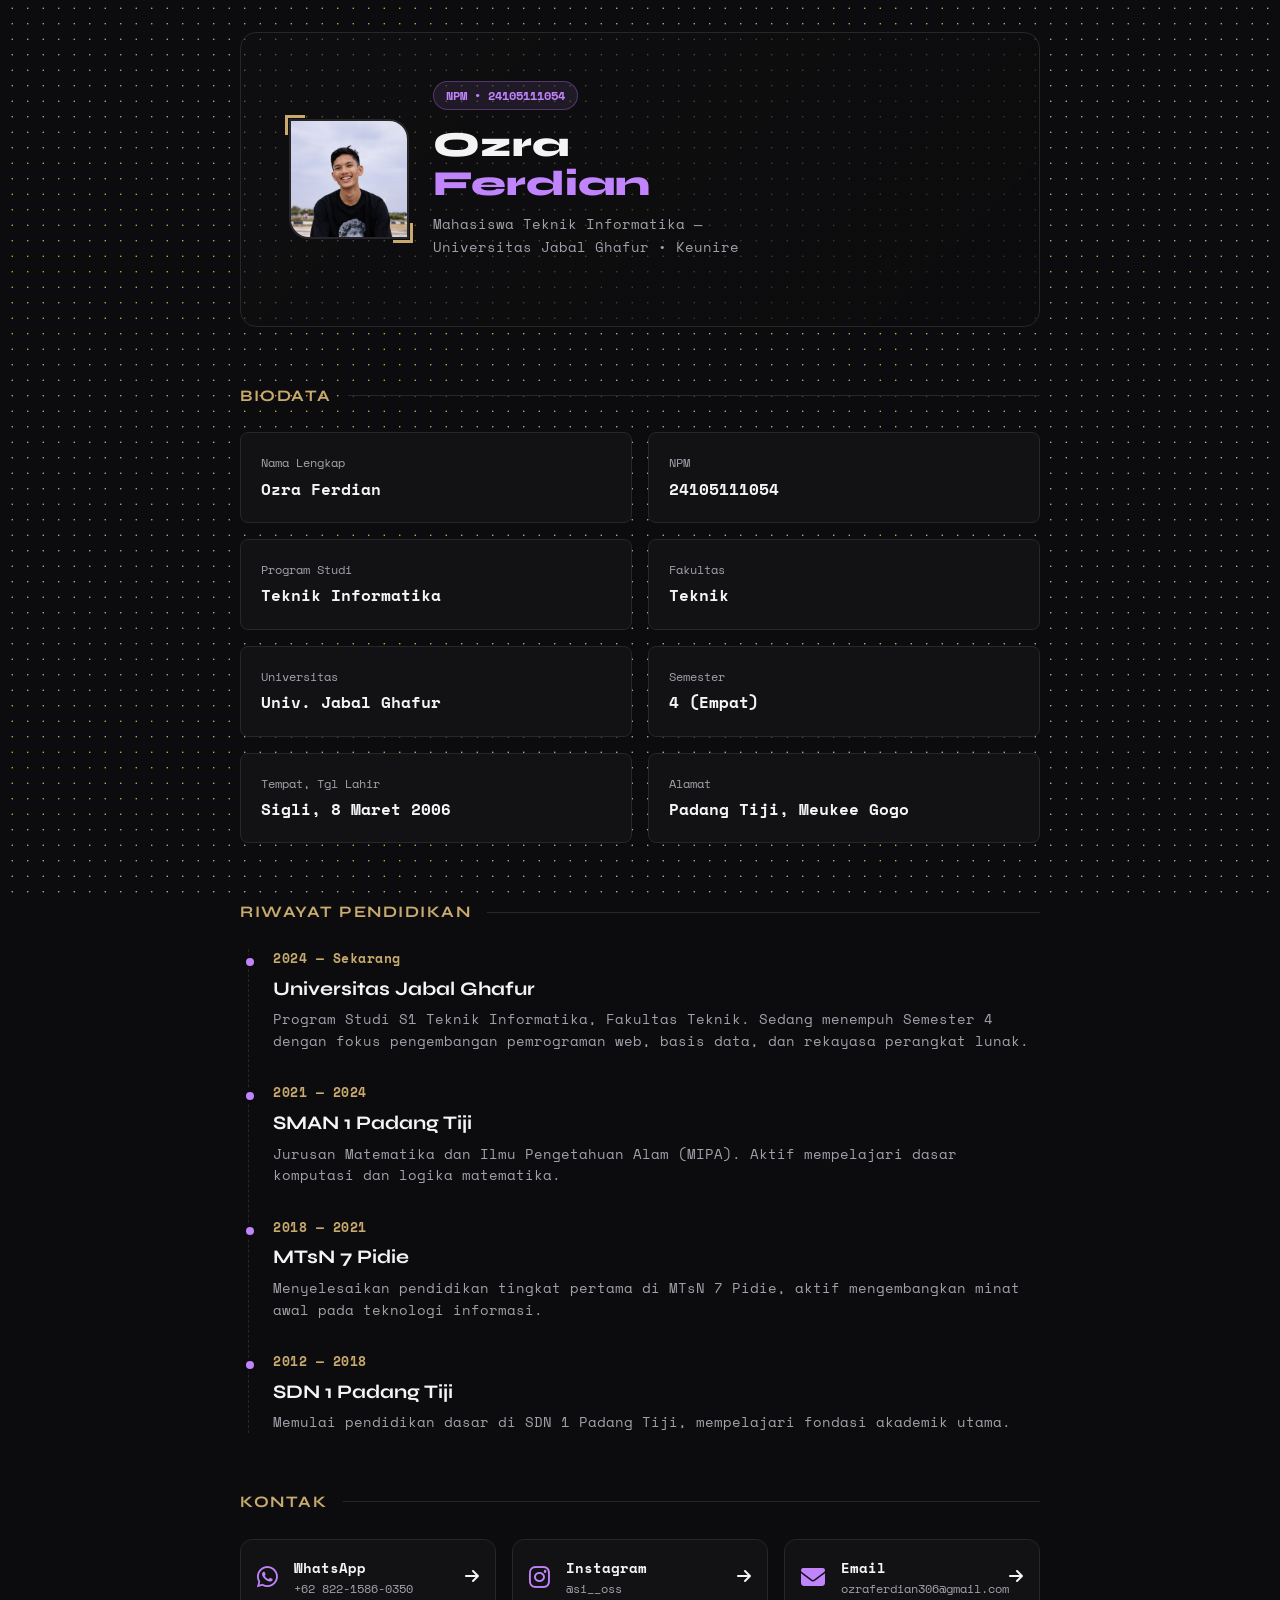
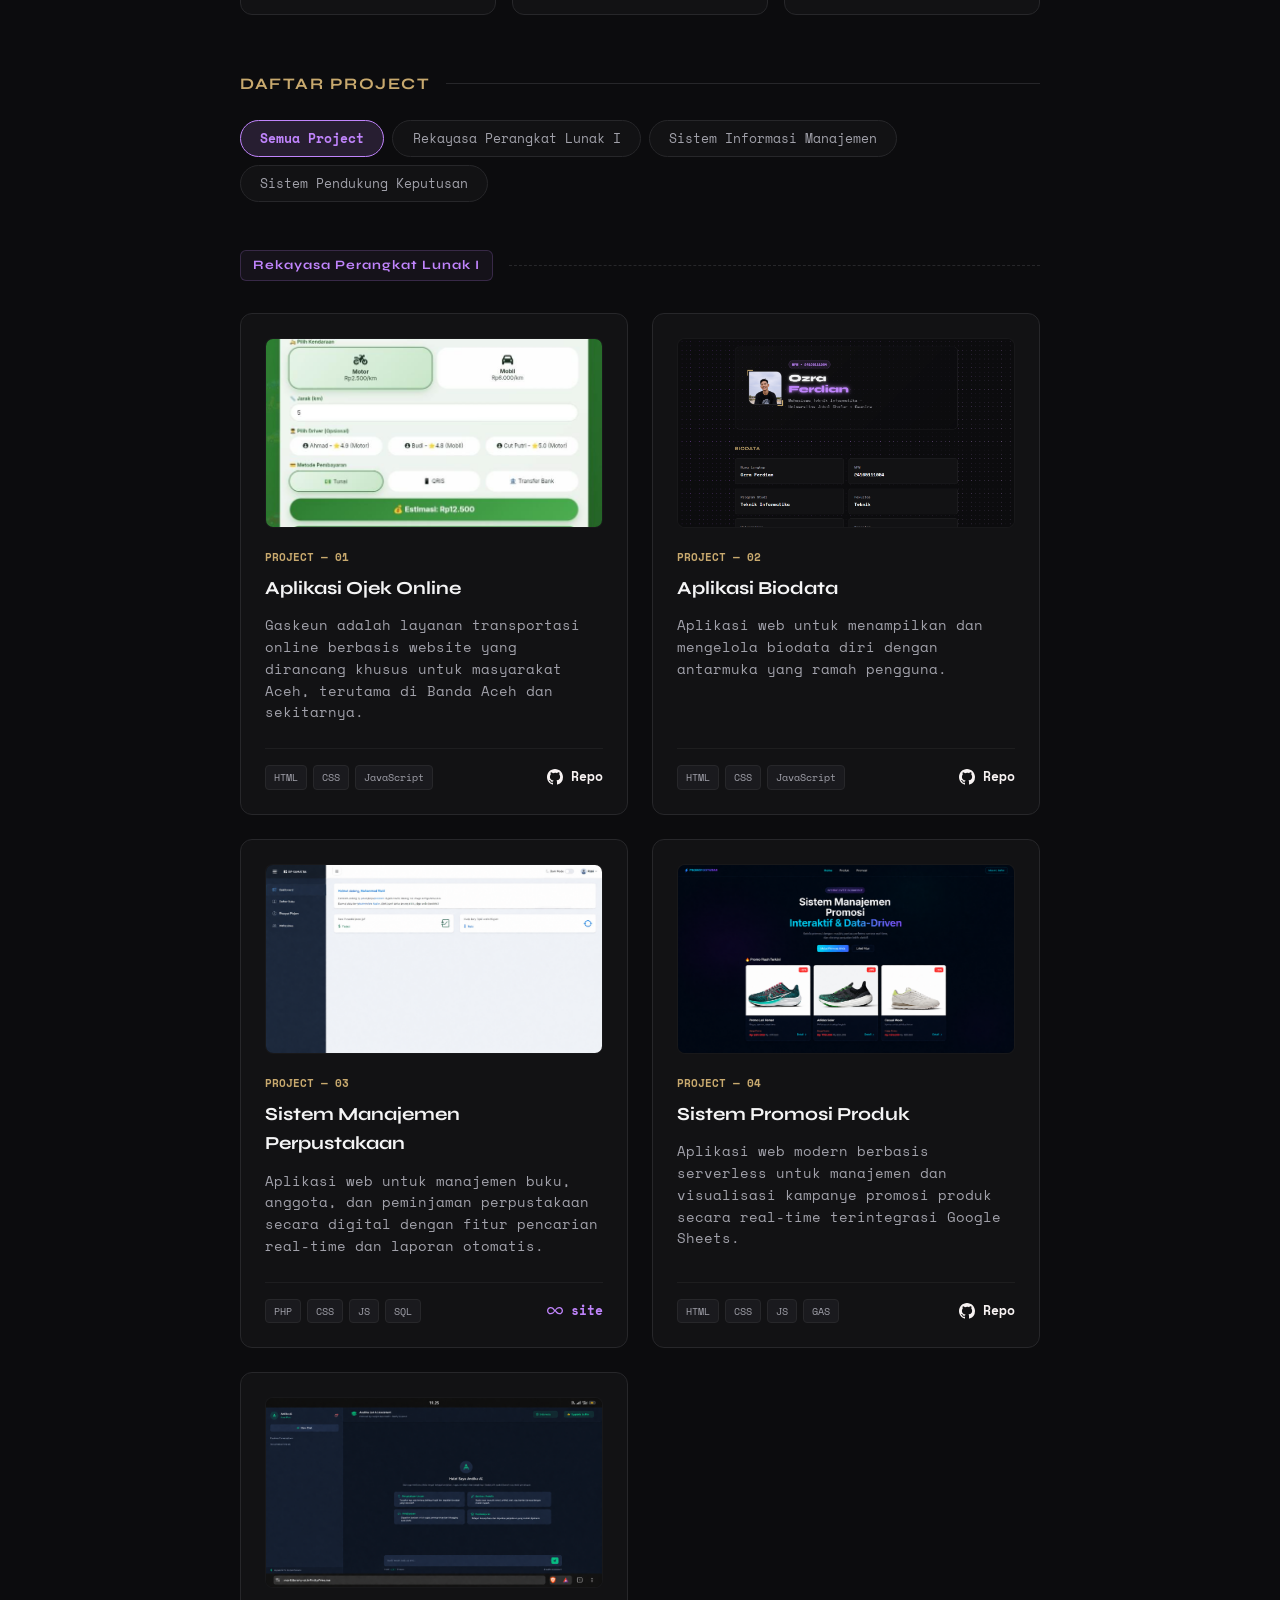
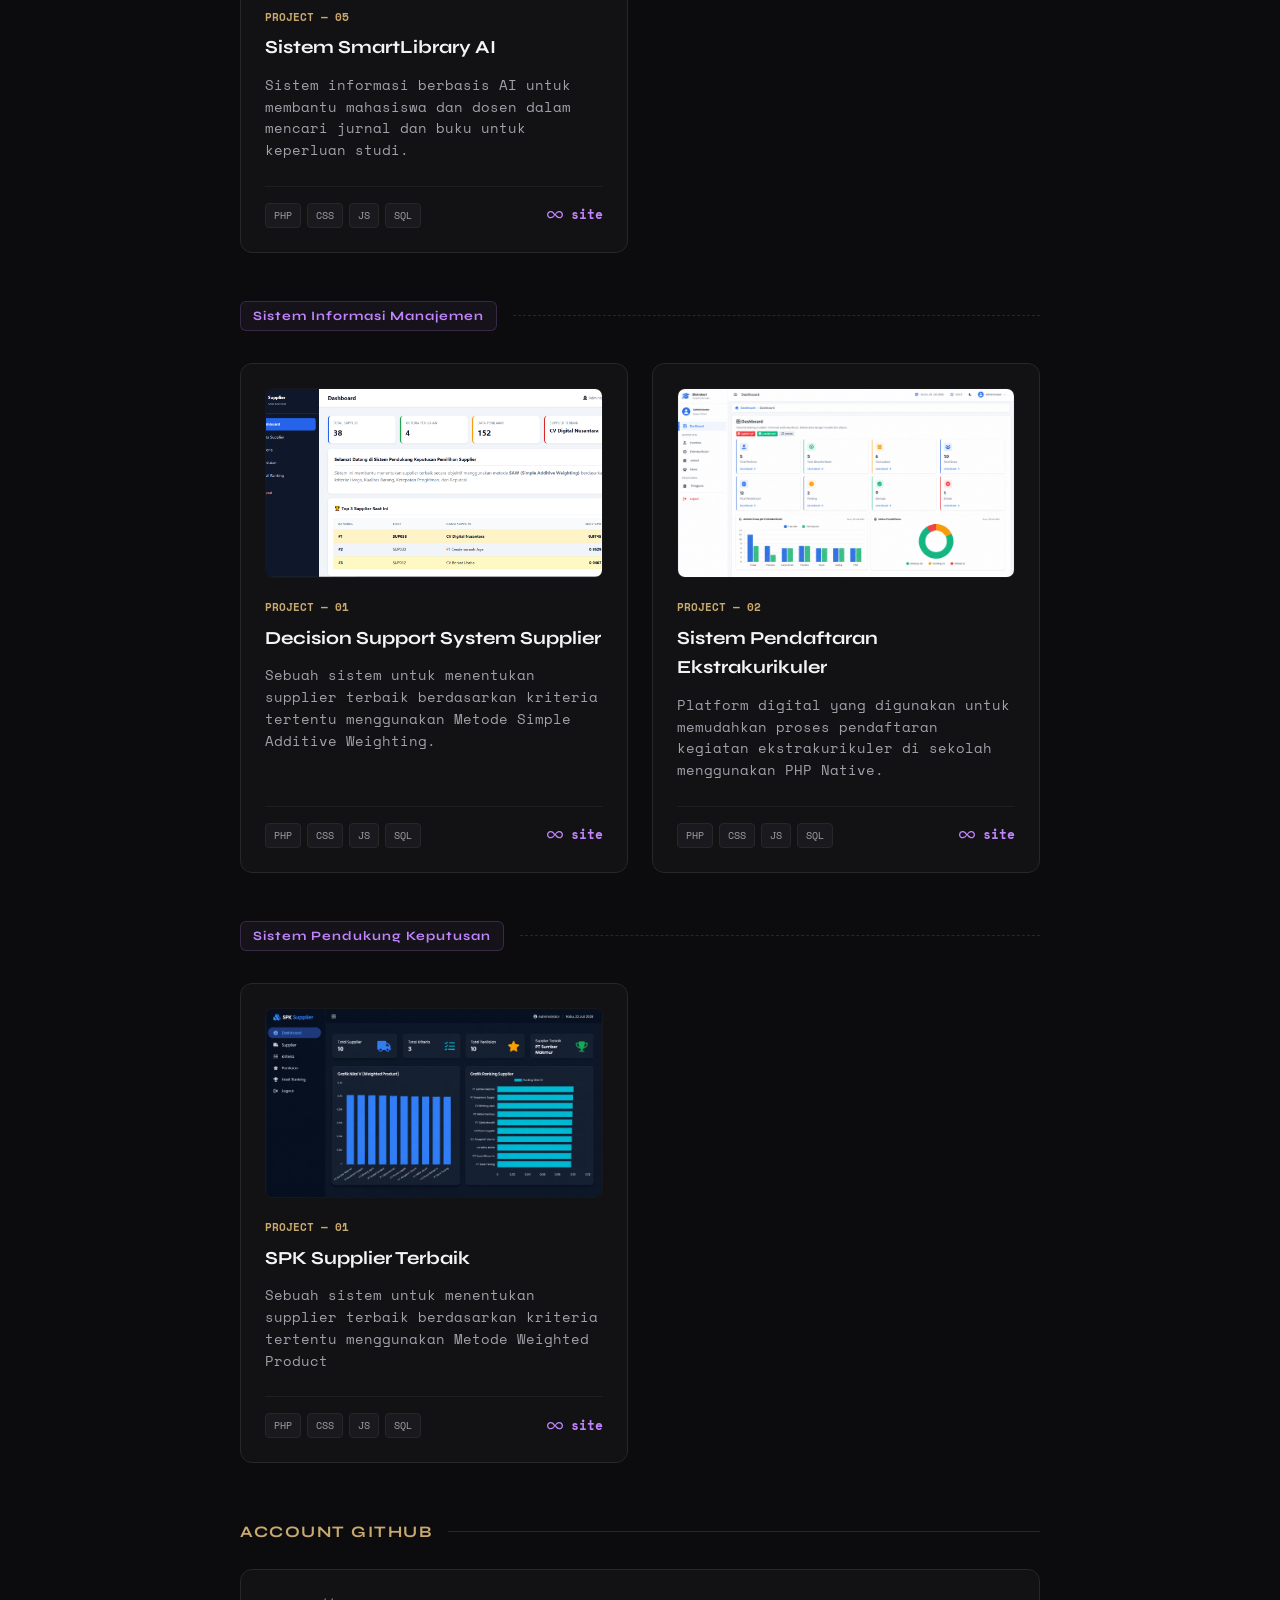
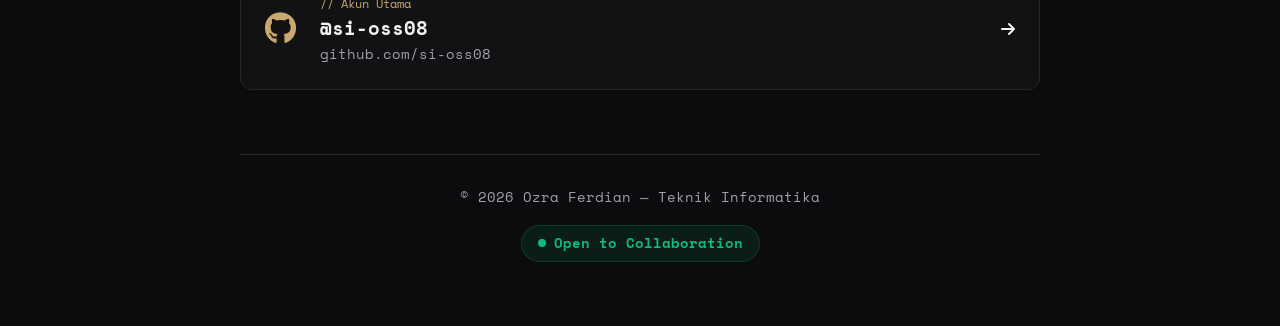
<file: index.html>
<!DOCTYPE html>
<html lang="id">
  <head>
    <meta charset="UTF-8" />
    <meta name="viewport" content="width=device-width, initial-scale=1.0"/>
    
    <title>Ozra Ferdian | Portfolio & Biodata</title>

    <!-- Open Graph / WhatsApp Preview Meta Tags -->
    <meta property="og:type" content="website">
    <meta property="og:url" content="https://si-oss08.github.io/biodata/"> <!-- Ganti dengan URL web Anda -->
    <meta property="og:title" content="Ozra Ferdian — Portfolio & Biodata">
    <meta property="og:description" content="Portfolio Web Ozra Ferdian, Mahasiswa Teknik Informatika Universitas Jabal Ghafur. Lihat riwayat pendidikan dan proyek web yang telah dikerjakan.">
    <meta property="og:image" content="https://si-oss08.github.io/biodata/images/biodata.png"> <!-- Ganti dengan URL gambar banner Anda -->

    <!-- FontAwesome untuk Ikon -->
    <link rel="stylesheet" href="https://cdnjs.cloudflare.com/ajax/libs/font-awesome/6.5.1/css/all.min.css">
    <!-- Google Fonts: Space Mono & Syne -->
    <link rel="preconnect" href="https://fonts.googleapis.com">
    <link rel="preconnect" href="https://fonts.gstatic.com" crossorigin>
    <link href="https://fonts.googleapis.com/css2?family=Space+Mono:ital,wght@0,400;0,700;1,400&family=Syne:wght@400;700;800&display=swap" rel="stylesheet"/>
    <link rel="icon" href="images/os.png"/>
    
    <link rel="stylesheet" href="style.css" />
  </head>
  <body>
    <div class="dot-field-container" id="dotFieldContainer">
        <canvas id="dotCanvas"></canvas>
        <svg id="dotSvg" style="position: absolute; inset: 0; width: 100%; height: 100%; pointer-events: none;">
            <defs>
                <radialGradient id="dynamicGlowGradient">
                    <stop offset="0%" stop-color="#120F17" />
                    <stop offset="100%" stop-color="transparent" />
                </radialGradient>
            </defs>
            <circle id="glowCircle" cx="-9999" cy="-9999" r="160" fill="url(#dynamicGlowGradient)" style="opacity: 0; will-change: opacity;" />
        </svg>
    </div>
    <main class="container" id="top">

      <!-- Hero Section -->
      <header class="hero reveal-item zoom-in" aria-label="Profil Utama">
        <div class="avatar-wrapper">
          <div class="avatar" role="img" aria-label="Foto Profil Ozra Ferdian"></div>
          <div class="avatar-corner"></div>
          <div class="corner-top-left"></div>
        </div>
        <div class="hero-info">
          <div class="nim-badge">NPM &bull; 24105111054</div>
          <h1>Ozra <br><span>Ferdian</span></h1>
          <p>Mahasiswa Teknik Informatika &mdash;<br> 
            Universitas Jabal Ghafur &bull; Keunire</p>
        </div>
      </header>

      <!-- Biodata Section -->
      <section aria-labelledby="biodata-title">
        <div class="section-label reveal-item fade-up">
          <span id="biodata-title">Biodata</span>
          <div class="line"></div>
        </div>

        <div class="info-grid">
          <div class="info-item reveal-item fade-up">
            <div class="label">Nama Lengkap</div>
            <div class="value">Ozra Ferdian</div>
          </div>
          <div class="info-item reveal-item fade-up" style="transition-delay: 50ms;">
            <div class="label">NPM</div>
            <div class="value">24105111054</div>
          </div>
          <div class="info-item reveal-item fade-up" style="transition-delay: 100ms;">
            <div class="label">Program Studi</div>
            <div class="value">Teknik Informatika</div>
          </div>
          <div class="info-item reveal-item fade-up" style="transition-delay: 150ms;">
            <div class="label">Fakultas</div>
            <div class="value">Teknik</div>
          </div>
          <div class="info-item reveal-item fade-up" style="transition-delay: 200ms;">
            <div class="label">Universitas</div>
            <div class="value">Univ. Jabal Ghafur</div>
          </div>
          <div class="info-item reveal-item fade-up" style="transition-delay: 250ms;">
            <div class="label">Semester</div>
            <div class="value">4 (Empat)</div>
          </div>
          <div class="info-item reveal-item fade-up" style="transition-delay: 300ms;">
            <div class="label">Tempat, Tgl Lahir</div>
            <div class="value">Sigli, 8 Maret 2006</div>
          </div>
          <div class="info-item reveal-item fade-up" style="transition-delay: 350ms;">
            <div class="label">Alamat</div>
            <div class="value">Padang Tiji, Meukee Gogo</div>
          </div>
        </div>
      </section>

      <!-- Riwayat Pendidikan Section -->
      <section aria-labelledby="pendidikan-title">
        <div class="section-label reveal-item fade-up">
          <span id="pendidikan-title">Riwayat Pendidikan</span> 
          <div class="line"></div>
        </div>

        <div class="timeline">
          <div class="timeline-item reveal-item fade-right">
            <div class="timeline-date">2024 — Sekarang</div>
            <div class="timeline-title">Universitas Jabal Ghafur</div>
            <div class="timeline-desc">Program Studi S1 Teknik Informatika, Fakultas Teknik. Sedang menempuh Semester 4 dengan fokus pengembangan pemrograman web, basis data, dan rekayasa perangkat lunak.</div>
          </div>
          <div class="timeline-item reveal-item fade-left">
            <div class="timeline-date">2021 — 2024</div>
            <div class="timeline-title">SMAN 1 Padang Tiji</div>
            <div class="timeline-desc">Jurusan Matematika dan Ilmu Pengetahuan Alam (MIPA). Aktif mempelajari dasar komputasi dan logika matematika.</div>
          </div>
          <div class="timeline-item reveal-item fade-right">
            <div class="timeline-date">2018 — 2021</div>
            <div class="timeline-title">MTsN 7 Pidie</div>
            <div class="timeline-desc">Menyelesaikan pendidikan tingkat pertama di MTsN 7 Pidie, aktif mengembangkan minat awal pada teknologi informasi.</div>
          </div>
          <div class="timeline-item reveal-item fade-left">
            <div class="timeline-date">2012 — 2018</div>
            <div class="timeline-title">SDN 1 Padang Tiji</div>
            <div class="timeline-desc">Memulai pendidikan dasar di SDN 1 Padang Tiji, mempelajari fondasi akademik utama.</div>
          </div>
        </div>
      </section>

      <!-- Kontak Section -->
      <section aria-labelledby="kontak-title">
        <div class="section-label reveal-item fade-up">
          <span id="kontak-title">Kontak</span>
          <div class="line"></div>
        </div>

        <div class="contact-list">
          <!-- Mengamankan link eksternal dengan rel="noopener noreferrer" -->
          <a class="contact-button reveal-item fade-up" href="https://wa.me/6282215860350?text=Halo%20Ozra%2C%20saya%20ingin%20menghubungimu!" target="_blank" rel="noopener noreferrer" aria-label="Hubungi via WhatsApp">
            <div class="icon"><i class="fa-brands fa-whatsapp"></i></div>
            <div class="text">
              <div class="title">WhatsApp</div>
              <div class="sub">+62 822-1586-0350</div>
            </div>
            <div><i class="fa-solid fa-arrow-right"></i></div>
          </a>
          <a class="contact-button reveal-item fade-up" style="transition-delay: 100ms;" href="https://instagram.com/si__oss" target="_blank" rel="noopener noreferrer" aria-label="Kunjungi profil Instagram">
            <div class="icon"><i class="fa-brands fa-instagram"></i></div>
            <div class="text">
              <div class="title">Instagram</div>
              <div class="sub">@si__oss</div>
            </div>
            <div><i class="fa-solid fa-arrow-right"></i></div>
          </a>
          <a class="contact-button reveal-item fade-up" style="transition-delay: 200ms;" href="mailto:ozraferdian306@gmail.com" aria-label="Kirim Email">
            <div class="icon"><i class="fa-solid fa-envelope"></i></div>
            <div class="text">
              <div class="title">Email</div>
              <div class="sub">ozraferdian306@gmail.com</div>
            </div>
            <div><i class="fa-solid fa-arrow-right"></i></div>
          </a>
        </div>
      </section>

      <!-- Daftar Project Section -->
      <section aria-labelledby="project-title">
        <div class="section-label reveal-item fade-up">
          <span id="project-title">Daftar Project</span>
          <div class="line"></div>
        </div>

        <!-- Filter Container (A11y friendly) -->
        <nav class="filter-container reveal-item fade-up" id="filterContainer" aria-label="Filter Kategori Project">
          <!-- Tombol filter akan digenerate otomatis oleh JavaScript -->
        </nav>
        
        <!-- Wrapper untuk animasi transisi pembungkus -->
        <div class="projects-wrapper" id="projectsWrapper">
          <div class="project-cards reveal-item fade-up" id="projectCardsContainer">
            
            <!-- Project 01 -->
            <a class="project-card" href="https://si-oss08.github.io/gaskeun/" target="_blank" rel="noopener noreferrer" data-mk="Rekayasa Perangkat Lunak I" aria-label="Lihat Project Aplikasi Ojek Online">
              <div class="project-image">
                <!-- Persiapan Aset: ukuran width/height mencegah CLS, lazy loading performa -->
                <img src="images/ojek gaskeun.jpg" alt="Tangkapan layar antarmuka Aplikasi Gaskeun Ojek Online" width="600" height="337" loading="lazy">
              </div>
              <div>
                <div class="project-header">
                  <span class="project-num">PROJECT — 01</span>
                </div>
                <div class="project-title">Aplikasi Ojek Online</div>
                <div class="project-desc">Gaskeun adalah layanan transportasi online berbasis website yang dirancang khusus untuk masyarakat Aceh, terutama di Banda Aceh dan sekitarnya.</div>
              </div>
              <div class="project-footer">
                <div class="project-tags">
                  <span class="tag">HTML</span>
                  <span class="tag">CSS</span>
                  <span class="tag">JavaScript</span>
                </div>
                <div class="action-links" style="color: #f7f2f2;">
                  <svg xmlns="http://www.w3.org/2000/svg" width="16" height="16" fill="currentColor" viewBox="0 0 16 16">
                    <path d="M8 0C3.58 0 0 3.58 0 8c0 3.54 2.29 6.53 5.47 7.59.4.07.55-.17.55-.38 0-.19-.01-.82-.01-1.49-2.01.37-2.53-.49-2.69-.94-.09-.23-.48-.94-.82-1.13-.28-.15-.68-.52-.01-.53.63-.01 1.08.58 1.23.82.72 1.21 1.87.87 2.33.66.07-.52.28-.87.51-1.07-1.78-.2-3.64-.89-3.64-3.95 0-.87.31-1.59.82-2.15-.08-.2-.36-1.02.08-2.12 0 0 .67-.21 2.2.82a7.65 7.65 0 0 1 2-.27c.68 0 1.36.09 2 .271.53-1.04 2.2-.82 2.2-.82.44 1.1.16 1.92.08 2.12.51.56.82 1.27.82 2.15 0 3.07-1.87 3.75-3.65 3.95.29.25.54.73.54 1.48 0 1.07-.01 1.93-.01 2.2 0 .21.15.46.55.38A8.01 8.01 0 0 0 16 8c0-4.42-3.58-8-8-8z"/>
                  </svg>
                  Repo
                </div>
              </div>
            </a>

            <!-- Project 02 -->
            <a class="project-card" href="https://si-oss08.github.io/biodata/" target="_blank" rel="noopener noreferrer" data-mk="Rekayasa Perangkat Lunak I" aria-label="Lihat Project Aplikasi Biodata">
              <div class="project-image">
                <!-- Persiapan Aset: ukuran width/height mencegah CLS, lazy loading performa -->
                <img src="images/biodata.png" alt="Tangkapan layar antarmuka Aplikasi Biodata" width="600" height="337" loading="lazy">
              </div>
              <div>
                <div class="project-header">
                  <span class="project-num">PROJECT — 02</span>
                </div>
                <div class="project-title">Aplikasi Biodata</div>
                <div class="project-desc">Aplikasi web untuk menampilkan dan mengelola biodata diri dengan antarmuka yang ramah pengguna.</div>
              </div>
              <div class="project-footer">
                <div class="project-tags">
                  <span class="tag">HTML</span>
                  <span class="tag">CSS</span>
                  <span class="tag">JavaScript</span>
                </div>
                <div class="action-links" style="color: #f7f2f2;">
                  <svg xmlns="http://www.w3.org/2000/svg" width="16" height="16" fill="currentColor" viewBox="0 0 16 16">
                    <path d="M8 0C3.58 0 0 3.58 0 8c0 3.54 2.29 6.53 5.47 7.59.4.07.55-.17.55-.38 0-.19-.01-.82-.01-1.49-2.01.37-2.53-.49-2.69-.94-.09-.23-.48-.94-.82-1.13-.28-.15-.68-.52-.01-.53.63-.01 1.08.58 1.23.82.72 1.21 1.87.87 2.33.66.07-.52.28-.87.51-1.07-1.78-.2-3.64-.89-3.64-3.95 0-.87.31-1.59.82-2.15-.08-.2-.36-1.02.08-2.12 0 0 .67-.21 2.2.82a7.65 7.65 0 0 1 2-.27c.68 0 1.36.09 2 .271.53-1.04 2.2-.82 2.2-.82.44 1.1.16 1.92.08 2.12.51.56.82 1.27.82 2.15 0 3.07-1.87 3.75-3.65 3.95.29.25.54.73.54 1.48 0 1.07-.01 1.93-.01 2.2 0 .21.15.46.55.38A8.01 8.01 0 0 0 16 8c0-4.42-3.58-8-8-8z"/>
                  </svg>
                  Repo
                </div>
              </div>
            </a>

            <!-- Project 03 -->
            <a class="project-card" href="https://sistem-perpustakaan.infinityfree.me/" target="_blank" rel="noopener noreferrer" data-mk="Rekayasa Perangkat Lunak I" aria-label="Lihat Project Sistem Manajemen Perpustakaan">
              <div class="project-image">
                <img src="images/sistem perpustakaan.png" alt="Tangkapan layar antarmuka dashboard Sistem Manajemen Perpustakaan" width="600" height="337" loading="lazy">
              </div>
              <div>
                <div class="project-header">
                  <span class="project-num">PROJECT — 03</span>
                </div>
                <div class="project-title">Sistem Manajemen Perpustakaan</div>
                <div class="project-desc">Aplikasi web untuk manajemen buku, anggota, dan peminjaman perpustakaan secara digital dengan fitur pencarian real-time dan laporan otomatis.</div>
              </div>
              <div class="project-footer">
                <div class="project-tags">
                  <span class="tag">PHP</span>
                  <span class="tag">CSS</span>
                  <span class="tag">JS</span>
                  <span class="tag">SQL</span>
                </div>
                <div class="action-links">
                <svg class="infinityfree-icon" width="16" height="16" viewBox="0 0 24 24" fill="currentColor" xmlns="http://www.w3.org/2000/svg" aria-hidden="true">
                  <path d="M18.5 6C15.5 6 13.75 8 12 10.5C10.25 8 8.5 6 5.5 6C2.42 6 0 8.42 0 11.5C0 14.58 2.42 17 5.5 17C8.5 17 10.25 15 12 12.5C13.75 15 15.5 17 18.5 17C21.58 17 24 14.58 24 11.5C24 8.42 21.58 6 18.5 6ZM5.5 15C3.57 15 2 13.43 2 11.5C2 9.57 3.57 8 5.5 8C7.5 8 9.25 10 10.72 12C9.25 14 7.5 15 5.5 15ZM18.5 15C16.5 15 14.75 13 13.28 11C14.75 9 16.5 8 18.5 8C20.43 8 22 9.57 22 11.5C22 13.43 20.43 15 18.5 15Z"/>
                </svg>
                site
                </div>
              </div>
            </a>
            
            <!-- Project 04 -->
            <a class="project-card" href="https://si-oss08.github.io/promosi-produk/" target="_blank" rel="noopener noreferrer" data-mk="Rekayasa Perangkat Lunak I" aria-label="Lihat Project Sistem Promosi Produk">
              <div class="project-image">
                <img src="images/promosi produk.png" alt="Tangkapan layar antarmuka Sistem Promosi Produk Terintegrasi" width="600" height="337" loading="lazy">
              </div>
              <div>
                <div class="project-header">
                  <span class="project-num">PROJECT — 04</span>
                </div>
                <div class="project-title">Sistem Promosi Produk</div>
                <div class="project-desc">Aplikasi web modern berbasis serverless untuk manajemen dan visualisasi kampanye promosi produk secara real-time terintegrasi Google Sheets.</div>
              </div>
              <div class="project-footer">
                <div class="project-tags">
                  <span class="tag">HTML</span>
                  <span class="tag">CSS</span>
                  <span class="tag">JS</span>
                  <span class="tag">GAS</span>
                </div>
                <div class="action-links" style="color: #f7f2f2;">
                  <svg xmlns="http://www.w3.org/2000/svg" width="16" height="16" fill="currentColor" viewBox="0 0 16 16">
                    <path d="M8 0C3.58 0 0 3.58 0 8c0 3.54 2.29 6.53 5.47 7.59.4.07.55-.17.55-.38 0-.19-.01-.82-.01-1.49-2.01.37-2.53-.49-2.69-.94-.09-.23-.48-.94-.82-1.13-.28-.15-.68-.52-.01-.53.63-.01 1.08.58 1.23.82.72 1.21 1.87.87 2.33.66.07-.52.28-.87.51-1.07-1.78-.2-3.64-.89-3.64-3.95 0-.87.31-1.59.82-2.15-.08-.2-.36-1.02.08-2.12 0 0 .67-.21 2.2.82a7.65 7.65 0 0 1 2-.27c.68 0 1.36.09 2 .271.53-1.04 2.2-.82 2.2-.82.44 1.1.16 1.92.08 2.12.51.56.82 1.27.82 2.15 0 3.07-1.87 3.75-3.65 3.95.29.25.54.73.54 1.48 0 1.07-.01 1.93-.01 2.2 0 .21.15.46.55.38A8.01 8.01 0 0 0 16 8c0-4.42-3.58-8-8-8z"/>
                  </svg>
                  Repo
                </div>
              </div>
            </a>

            <!-- Project 05 -->
            <a class="project-card" href="https://smartlibrary-ai.infinityfree.me/" target="_blank" rel="noopener noreferrer" data-mk="Rekayasa Perangkat Lunak I" aria-label="Lihat Project Sistem SmartLibrary AI">
              <div class="project-image">
                <img src="images/SmartLibrary.png" alt="Tangkapan layar antarmuka portal Sistem SmartLibrary AI" width="600" height="337" loading="lazy">
              </div>
              <div>
                <div class="project-header">
                  <span class="project-num">PROJECT — 05</span>
                </div>
                <div class="project-title">Sistem SmartLibrary AI</div>
                <div class="project-desc">Sistem informasi berbasis AI untuk membantu mahasiswa dan dosen dalam mencari jurnal dan buku untuk keperluan studi.</div>
              </div>
              <div class="project-footer">
                <div class="project-tags">
                  <span class="tag">PHP</span>
                  <span class="tag">CSS</span>
                  <span class="tag">JS</span>
                  <span class="tag">SQL</span>
                </div>
                <div class="action-links">
                <svg class="infinityfree-icon" width="16" height="16" viewBox="0 0 24 24" fill="currentColor" xmlns="http://www.w3.org/2000/svg" aria-hidden="true">
                  <path d="M18.5 6C15.5 6 13.75 8 12 10.5C10.25 8 8.5 6 5.5 6C2.42 6 0 8.42 0 11.5C0 14.58 2.42 17 5.5 17C8.5 17 10.25 15 12 12.5C13.75 15 15.5 17 18.5 17C21.58 17 24 14.58 24 11.5C24 8.42 21.58 6 18.5 6ZM5.5 15C3.57 15 2 13.43 2 11.5C2 9.57 3.57 8 5.5 8C7.5 8 9.25 10 10.72 12C9.25 14 7.5 15 5.5 15ZM18.5 15C16.5 15 14.75 13 13.28 11C14.75 9 16.5 8 18.5 8C20.43 8 22 9.57 22 11.5C22 13.43 20.43 15 18.5 15Z"/>
                </svg>
                site
                </div>
              </div>
            </a>

            <!-- Project 01 -->
            <a class="project-card" href="https://dss-supplier.infinityfree.me/" target="_blank" rel="noopener noreferrer" data-mk="Sistem Informasi Manajemen" aria-label="Lihat Project Decision Support System Supplier">
              <div class="project-image">
                <img src="images/dss supplier.png" alt="Tangkapan layar antarmuka portal Lihat Project Decision Support System Supplier" width="600" height="337" loading="lazy">
              </div>
              <div>
                <div class="project-header">
                  <span class="project-num">PROJECT — 01</span>
                </div>
                <div class="project-title">Decision Support System Supplier</div>
                <div class="project-desc">Sebuah sistem untuk menentukan supplier terbaik berdasarkan kriteria tertentu menggunakan Metode Simple Additive Weighting.</div>
              </div>
              <div class="project-footer">
                <div class="project-tags">
                  <span class="tag">PHP</span>
                  <span class="tag">CSS</span>
                  <span class="tag">JS</span>
                  <span class="tag">SQL</span>
                </div>
                <div class="action-links">
                <svg class="infinityfree-icon" width="16" height="16" viewBox="0 0 24 24" fill="currentColor" xmlns="http://www.w3.org/2000/svg" aria-hidden="true">
                  <path d="M18.5 6C15.5 6 13.75 8 12 10.5C10.25 8 8.5 6 5.5 6C2.42 6 0 8.42 0 11.5C0 14.58 2.42 17 5.5 17C8.5 17 10.25 15 12 12.5C13.75 15 15.5 17 18.5 17C21.58 17 24 14.58 24 11.5C24 8.42 21.58 6 18.5 6ZM5.5 15C3.57 15 2 13.43 2 11.5C2 9.57 3.57 8 5.5 8C7.5 8 9.25 10 10.72 12C9.25 14 7.5 15 5.5 15ZM18.5 15C16.5 15 14.75 13 13.28 11C14.75 9 16.5 8 18.5 8C20.43 8 22 9.57 22 11.5C22 13.43 20.43 15 18.5 15Z"/>
                </svg>
                site
                </div>
              </div>
            </a>

            <!-- Project 02 -->
            <a class="project-card" href="https://ekstrakurikuler.infinityfree.me/" target="_blank" rel="noopener noreferrer" data-mk="Sistem Informasi Manajemen" aria-label="Lihat Project Sistem Pendaftaran Ekstrakurikuler">
              <div class="project-image">
                <img src="images/pendaftaran ekstrakurikuler.png" alt="Tangkapan layar antarmuka portal Sistem Pendaftaran Ekstrakurikuler" width="600" height="337" loading="lazy">
              </div>
              <div>
                <div class="project-header">
                  <span class="project-num">PROJECT — 02</span>
                </div>
                <div class="project-title">Sistem Pendaftaran Ekstrakurikuler</div>
                <div class="project-desc">Platform digital yang digunakan untuk memudahkan proses pendaftaran kegiatan ekstrakurikuler di sekolah menggunakan PHP Native.</div>
              </div>
              <div class="project-footer">
                <div class="project-tags">
                  <span class="tag">PHP</span>
                  <span class="tag">CSS</span>
                  <span class="tag">JS</span>
                  <span class="tag">SQL</span>
                </div>
                <div class="action-links">
                <svg class="infinityfree-icon" width="16" height="16" viewBox="0 0 24 24" fill="currentColor" xmlns="http://www.w3.org/2000/svg" aria-hidden="true">
                  <path d="M18.5 6C15.5 6 13.75 8 12 10.5C10.25 8 8.5 6 5.5 6C2.42 6 0 8.42 0 11.5C0 14.58 2.42 17 5.5 17C8.5 17 10.25 15 12 12.5C13.75 15 15.5 17 18.5 17C21.58 17 24 14.58 24 11.5C24 8.42 21.58 6 18.5 6ZM5.5 15C3.57 15 2 13.43 2 11.5C2 9.57 3.57 8 5.5 8C7.5 8 9.25 10 10.72 12C9.25 14 7.5 15 5.5 15ZM18.5 15C16.5 15 14.75 13 13.28 11C14.75 9 16.5 8 18.5 8C20.43 8 22 9.57 22 11.5C22 13.43 20.43 15 18.5 15Z"/>
                </svg>
                site
                </div>
              </div>
            </a>

            <!-- Project 01 -->
            <a class="project-card" href="https://spk-supplier-terbaik.infinityfree.me/" target="_blank" rel="noopener noreferrer" data-mk="Sistem Pendukung Keputusan" aria-label="Lihat Project SPK Supplier Terbaik">
              <div class="project-image">
                <img src="images/spk supplier terbaik.png" alt="Tangkapan layar antarmuka portal SPK Supplier Terbaik" width="600" height="337" loading="lazy">
              </div>
              <div>
                <div class="project-header">
                  <span class="project-num">PROJECT — 01</span>
                </div>
                <div class="project-title">SPK Supplier Terbaik</div>
                <div class="project-desc">Sebuah sistem untuk menentukan supplier terbaik berdasarkan kriteria tertentu menggunakan Metode Weighted Product</div>
              </div>
              <div class="project-footer">
                <div class="project-tags">
                  <span class="tag">PHP</span>
                  <span class="tag">CSS</span>
                  <span class="tag">JS</span>
                  <span class="tag">SQL</span>
                </div>
                <div class="action-links">
                <svg class="infinityfree-icon" width="16" height="16" viewBox="0 0 24 24" fill="currentColor" xmlns="http://www.w3.org/2000/svg" aria-hidden="true">
                  <path d="M18.5 6C15.5 6 13.75 8 12 10.5C10.25 8 8.5 6 5.5 6C2.42 6 0 8.42 0 11.5C0 14.58 2.42 17 5.5 17C8.5 17 10.25 15 12 12.5C13.75 15 15.5 17 18.5 17C21.58 17 24 14.58 24 11.5C24 8.42 21.58 6 18.5 6ZM5.5 15C3.57 15 2 13.43 2 11.5C2 9.57 3.57 8 5.5 8C7.5 8 9.25 10 10.72 12C9.25 14 7.5 15 5.5 15ZM18.5 15C16.5 15 14.75 13 13.28 11C14.75 9 16.5 8 18.5 8C20.43 8 22 9.57 22 11.5C22 13.43 20.43 15 18.5 15Z"/>
                </svg>
                site
                </div>
              </div>
            </a>

          </div>
        </div>
      </section>

      <!-- GitHub Account Section -->
      <section aria-labelledby="github-title">
        <div class="section-label reveal-item fade-up">
          <span id="github-title">Account GitHub</span>
          <div class="line"></div>
        </div> 
        
        <a href="https://github.com/si-oss08" target="_blank" rel="noopener noreferrer" class="github-card reveal-item zoom-in" aria-label="Kunjungi Profil Github Utama">
          <div>
            <i class="fa-brands fa-github" style="font-size: 32px; color: var(--accent-gold);"></i>
          </div>
          <div class="github-info">
            <div class="github-label">// Akun Utama</div>
            <div class="github-username">@si-oss08</div>
            <div class="github-sub">github.com/si-oss08</div>
          </div>
          <div><i class="fa-solid fa-arrow-right"></i></div>
        </a>
      </section>

      <!-- Footer -->
      <footer class="footer reveal-item fade-up">
        <p>&copy; 2026 Ozra Ferdian &mdash; Teknik Informatika</p>
        <div class="status" aria-label="Status Pekerjaan">
          <div class="status-dot"></div>
          Open to Collaboration
        </div>
      </footer>
      
    </main>

    <!-- Tombol Kembali ke Atas -->
    <button id="backToTopBtn" class="back-to-top" aria-label="Kembali ke atas halaman" title="Kembali ke Atas">
      <i class="fa-solid fa-arrow-up"></i>
    </button>

    <script src="script.js"></script>
  </body>
</html>
</file>
<file: style.css>
/* RESET & VARIABEL */
* {
  box-sizing: border-box;
  margin: 0;
  padding: 0;
}

:root {
  --bg-color: #0c0c0e;
  --card-bg: #121214;
  --border-color: #27272a;
  --accent-purple: #c084fc;
  --accent-purple-hover: #d8b4fe;
  --accent-gold: #c8a96e;
  --text-main: #f4f4f5;
  --text-muted: #a1a1aa;
}

html {
  scroll-behavior: smooth;
}

body {
  background-color: var(--bg-color);
  color: var(--text-main);
  font-family: 'Space Mono', monospace;
  padding: 2rem 1rem;
  display: flex;
  justify-content: center;
  overflow-x: hidden;
  line-height: 1.6;
}

.dot-field-container {
  position: fixed;
  inset: 0;
  width: 100vw;
  height: 100vh;
  pointer-events: none;
  z-index: 0;
}

canvas {
  position: absolute;
  inset: 0;
  width: 100%;
  height: 100%;
  display: block;
}

.container {
  width: 100%;
  max-width: 800px;
}

/* WEBB ACCESSIBILITY (A11y) */
/* Memberikan indikator visual yang jelas saat menggunakan navigasi keyboard (Tab) */
:focus-visible {
  outline: 2px dashed var(--accent-purple);
  outline-offset: 4px;
  border-radius: 4px;
}

/* HERO SECTION */
.hero {
  display: flex;
  flex-direction: column;
  align-items: center;
  gap: 1.5rem;
  text-align: center;
  margin-bottom: 3rem;
  padding: 2rem 1rem;
  border: 1px solid var(--border-color);
  background: linear-gradient(135deg, rgba(18,18,20,0.5) 0%, rgba(12,12,14,0.8) 100%);
  border-radius: 16px;
  position: relative;
}

@media (min-width: 600px) {
  .hero {
    flex-direction: row;
    text-align: left;
    padding: 3rem;
  }
}

.avatar-wrapper {
  position: relative;
  width: 120px;
  height: 120px;
  flex-shrink: 0;
}

.avatar {
  width: 100%;
  height: 100%;
  border-radius: 0px 20px;
  /* Persiapan Aset: Gambar dengan background default (placeholder) */
  background: url('images/foto-ozra.png') center/cover;
  background-color: var(--border-color);
  border: 2px solid var(--border-color);
}

.avatar-corner {
  position: absolute;
  bottom: -4px;
  right: -4px;
  width: 20px;
  height: 20px;
  border-right: 3px solid var(--accent-gold);
  border-bottom: 3px solid var(--accent-gold);
}

.corner-top-left {
  position: absolute;
  top: -4px;
  left: -4px;
  width: 20px;
  height: 20px;
  border-left: 3px solid var(--accent-gold);
  border-top: 3px solid var(--accent-gold);
}

.hero-info {
  flex: 1;
}

.hero-info h1 {
  font-family: 'Syne', sans-serif;
  font-weight: 800;
  font-size: 2.2rem;
  line-height: 1.1;
  margin-bottom: 0.5rem;
  animation: glow-white 2s ease-in-out infinite alternate;
}

.hero-info h1 span {
  color: var(--accent-purple);
  animation: glow-white 2s ease-in-out infinite alternate;
}
.hero-info h1 span {
  color: var(--accent-purple);
  animation: glow-purple 2s ease-in-out infinite alternate;
}
.hero-info p {
  color: var(--text-muted);
  font-size: 0.9rem;
  margin-bottom: 1.25rem;
}

.nim-badge {
  display: inline-block;
  background: rgba(192, 132, 252, 0.1);
  border: 1px solid rgba(192, 132, 252, 0.3);
  color: var(--accent-purple);
  padding: 4px 12px;
  border-radius: 99px;
  font-size: 0.75rem;
  font-weight: bold;
  margin-bottom: 1rem;
}

@keyframes glow-white {
  0% {
    text-shadow: 0 0 4px rgba(244, 244, 245, 0.1);
  }
  100% {
    text-shadow: 0 0 8px rgba(244, 244, 245, 0.6), 0 0 16px rgba(244, 244, 245, 0.4);
  }
}

@keyframes glow-purple {
  0% {
    text-shadow: 0 0 4px rgba(192, 132, 252, 0.2);
  }
  100% {
    text-shadow: 0 0 10px rgba(192, 132, 252, 0.8), 0 0 20px rgba(192, 132, 252, 0.6), 0 0 30px rgba(192, 132, 252, 0.4);
  }
}

/* TOMBOL DOWNLOAD CV */
.btn-download-cv {
  display: inline-flex;
  align-items: center;
  gap: 0.5rem;
  background: var(--accent-purple);
  color: var(--bg-color);
  font-family: 'Syne', sans-serif;
  font-weight: 700;
  font-size: 0.85rem;
  padding: 0.6rem 1.2rem;
  border-radius: 8px;
  text-decoration: none;
  transition: all 0.3s ease;
  border: 1px solid transparent;
}

.btn-download-cv:hover, .btn-download-cv:focus {
  background: var(--accent-purple-hover);
  transform: translateY(-2px);
  box-shadow: 0 4px 12px rgba(192, 132, 252, 0.3);
}

/* SECTION LABELS */
.section-label {
  display: flex;
  align-items: center;
  gap: 1rem;
  margin-top: 3.5rem;
  margin-bottom: 1.5rem;
}

.section-label span {
  font-family: 'Syne', sans-serif;
  font-weight: 700;
  text-transform: uppercase;
  font-size: 1rem;
  letter-spacing: 1.5px;
  color: var(--accent-gold);
}

.section-label .line {
  flex: 1;
  height: 1px;
  background: var(--border-color);
}

/* INFO GRID (BIODATA) */
.info-grid {
  display: grid;
  grid-template-columns: 1fr;
  gap: 1rem;
}

@media (min-width: 600px) {
  .info-grid {
    grid-template-columns: 1fr 1fr;
  }
}

.info-item {
  background: var(--card-bg);
  border: 1px solid var(--border-color);
  transition: all 0.3s ease;
  padding: 1.25rem;
  border-radius: 8px;
}

.info-item:hover, .info-item.is-touched {
  border-color: var(--accent-purple);
  transform: translateY(-4px);
  box-shadow: 0 8px 24px rgba(192, 132, 252, 0.12);
  background: rgba(192, 132, 252, 0.03);
}

.info-item .label {
  font-size: 0.75rem;
  color: var(--text-muted);
  margin-bottom: 0.25rem;
}
.info-item .value {
  font-size: 1rem;
  font-weight: bold;
  color: var(--text-main);
}

.timeline-container {
  max-width: 600px;
  width: 100%;
}

.timeline {
  position: relative;
  padding-left: 1.5rem;
  border-left: 1px dashed var(--border-color);
  margin-left: 0.5rem;
}

.timeline-item {
  position: relative;
  margin-bottom: 2rem;
}

.timeline-item:last-child {
  margin-bottom: 0;
}

.timeline-item::before {
  content: '';
  position: absolute;
  left: calc(-1.5rem - 6.5px); /* Penyesuaian posisi agar pas di tengah garis */
  top: 6px;
  width: 8px;
  height: 8px;
  border-radius: 50%;
  background: var(--accent-purple);
  border: 3px solid var(--bg-color);
  /* Menambahkan animasi berdenyut/menyala */
  animation: timeline-pulse 2s cubic-bezier(0.4, 0, 0.2, 1) infinite;
}

/* Keyframes untuk efek menyala dan bergerak (pulse) */
@keyframes timeline-pulse {
  0% {
    transform: scale(0.9);
    box-shadow: 0 0 0 0 rgba(192, 132, 252, 0.8);
  }
  70% {
    transform: scale(1.0);
    box-shadow: 0 0 0 10px rgba(192, 132, 252, 0);
  }
  100% {
    transform: scale(0.9);
    box-shadow: 0 0 0 0 rgba(192, 132, 252, 0);
  }
}

.timeline-date {
  font-size: 0.8rem;
  color: var(--accent-gold);
  font-weight: bold;
  margin-bottom: 0.25rem;
  letter-spacing: 0.5px;
}

.timeline-title {
  font-family: 'Syne', sans-serif;
  font-size: 1.2rem;
  font-weight: 700;
  margin-bottom: 4px;
}

.timeline-desc {
  font-size: 0.9rem;
  color: var(--text-muted);
  line-height: 1.5;
  margin-top: 0.25rem;
}

/* CONTACT BUTTONS */
.contact-list {
  display: grid;
  grid-template-columns: 1fr;
  gap: 1rem;
}

@media (min-width: 600px) {
  .contact-list {
    grid-template-columns: repeat(3, 1fr);
  }
}

.contact-button {
  display: flex;
  align-items: center;
  justify-content: space-between;
  background: var(--card-bg);
  border: 1px solid var(--border-color);
  padding: 1rem;
  border-radius: 12px;
  text-decoration: none;
  color: var(--text-main);
  transition: all 0.3s ease;
}

.contact-button:hover, .contact-button:focus, .contact-button.is-touched {
  border-color: var(--accent-purple);
  transform: translateY(-4px);
  box-shadow: 0 8px 24px rgba(192, 132, 252, 0.15);
  background: linear-gradient(90deg, rgba(192, 132, 252, 0.05) 0%, rgba(18,18,20,0) 100%);
}

.contact-button .icon {
  font-size: 1.5rem;
  color: var(--accent-purple);
}

.contact-button .text {
  flex: 1;
  margin-left: 1rem;
}

.contact-button .title {
  font-size: 0.9rem;
  font-weight: bold;
}

.contact-button .sub {
  font-size: 0.75rem;
  color: var(--text-muted);
}

/* PROJECT CARDS */
.projects-wrapper {
  transition: opacity 0.4s ease-in-out;
}

.project-cards {
  display: grid;
  grid-template-columns: 1fr;
  gap: 1.5rem;
}

@media (min-width: 600px) {
  .project-cards {
    grid-template-columns: 1fr 1fr;
  }
}

.project-card {
  display: flex;
  flex-direction: column;
  background: var(--card-bg);
  border: 1px solid var(--border-color);
  padding: 1.5rem;
  border-radius: 12px;
  text-decoration: none;
  color: var(--text-main);
  transition: all 0.3s ease;
  overflow: hidden;
}

.project-card:hover, .project-card:focus, .project-card.is-touched {
  transform: translateY(-4px);
  border-color: var(--accent-purple);
  box-shadow: 0 8px 24px rgba(192, 132, 252, 0.15);
  background: linear-gradient(180deg, rgba(192, 132, 252, 0.03) 0%, rgba(18,18,20,0) 100%);
}

.project-image {
  width: 100%;
  aspect-ratio: 16 / 9;
  background-color: var(--bg-color);
  border-radius: 8px;
  overflow: hidden;
  margin-bottom: 1.25rem;
  border: 1px solid rgba(255,255,255,0.05);
}

.project-image img {
  width: 100%;
  height: 100%;
  object-fit: cover;
  transition: transform 0.8s ease;
}

.project-card:hover .project-image img, .project-card:focus .project-image img {
  transform: scale(1.05);
}

.project-num {
  font-size: 0.7rem;
  color: var(--accent-gold);
  font-weight: bold;
}

.project-header {
  display: flex;
  justify-content: space-between;
  align-items: center;
  margin-bottom: 0.5rem;
}

.project-title {
  font-family: 'Syne', sans-serif;
  font-size: 1.15rem;
  font-weight: 700;
  margin-bottom: 0.75rem;
}

.project-desc {
  font-size: 0.85rem;
  color: var(--text-muted);
  margin-bottom: 1.5rem;
  flex-grow: 1;
}

.project-footer {
  display: flex;
  justify-content: space-between;
  align-items: center;
  padding-top: 1rem;
  border-top: 1px solid rgba(255,255,255,0.05);
  margin-top: auto;
}

.project-tags {
  display: flex;
  flex-wrap: wrap;
  gap: 6px;
}

.tag {
  font-size: 0.65rem;
  background: #1a1a1e;
  border: 1px solid var(--border-color);
  padding: 3px 8px;
  border-radius: 4px;
  color: var(--text-muted);
}

.action-links {
  display: flex;
  align-items: center;
  gap: 0.5rem;
  font-size: 0.8rem;
  color: var(--accent-purple);
  font-weight: bold;
}

/* FILTER BUTTONS & MK DIVIDER */
.filter-container {
  display: flex;
  flex-wrap: wrap;
  gap: 0.5rem;
  margin-bottom: 1.5rem;
}

.filter-btn {
  background: var(--card-bg);
  border: 1px solid var(--border-color);
  color: var(--text-muted);
  padding: 0.5rem 1.2rem;
  border-radius: 99px;
  font-size: 0.8rem;
  font-family: 'Space Mono', monospace;
  cursor: pointer;
  transition: all 0.3s ease;
}

.filter-btn:hover, .filter-btn:focus {
  border-color: var(--accent-purple);
  color: var(--text-main);
}

.filter-btn.active {
  background: rgba(192, 132, 252, 0.15);
  border-color: var(--accent-purple);
  color: var(--accent-purple);
  font-weight: bold;
}

.mk-divider {
  grid-column: 1 / -1;
  display: flex;
  align-items: center;
  gap: 1rem;
  margin: 1.5rem 0 0.5rem 0;
}

.mk-divider span {
  font-family: 'Syne', sans-serif;
  font-weight: 700;
  font-size: 0.8rem;
  color: var(--accent-purple);
  background: rgba(192, 132, 252, 0.05);
  border: 1px solid rgba(192, 132, 252, 0.2);
  padding: 4px 12px;
  border-radius: 6px;
  letter-spacing: 1px;
}

.mk-divider .line {
  flex: 1;
  height: 1px;
  border-bottom: 1px dashed var(--border-color);
}

/* GITHUB CARD */
.github-card {
  display: flex;
  align-items: center;
  gap: 1.5rem;
  background: var(--card-bg);
  border: 1px solid var(--border-color);
  padding: 1.5rem;
  border-radius: 12px;
  text-decoration: none;
  color: var(--text-main);
  transition: all 0.3s ease;
  margin-bottom: 2rem;
}

.github-card:hover, .github-card:focus, .github-card.is-touched {
  border-color: var(--accent-gold);
  transform: translateY(-4px);
  box-shadow: 0 8px 30px rgba(200, 169, 110, 0.15);
  background: linear-gradient(90deg, rgba(200, 169, 110, 0.05) 0%, rgba(18,18,20,0) 100%);
}

.github-info {
  flex: 1;
}

.github-label {
  font-size: 0.75rem;
  color: var(--accent-gold);
}

.github-username {
  font-weight: bold;
  font-size: 1.2rem;
}

.github-sub {
  font-size: 0.85rem;
  color: var(--text-muted);
}

/* FOOTER */
.footer {
  display: flex;
  flex-direction: column;
  align-items: center;
  gap: 1rem;
  margin-top: 4rem;
  padding-top: 2rem;
  border-top: 1px solid var(--border-color);
  text-align: center;
  color: var(--text-muted);
  font-size: 0.85rem;
  padding-bottom: 2rem;
}

.status {
  display: flex;
  align-items: center;
  gap: 8px;
  background: rgba(16, 185, 129, 0.1);
  border: 1px solid rgba(16, 185, 129, 0.2);
  color: #10b981;
  padding: 6px 16px;
  border-radius: 99px;
  font-weight: bold;
  font-size: 14px;
}

.status-dot {
  width: 8px;
  height: 8px;
  background: #10b981;
  border-radius: 50%;
  /* Menambahkan animasi berdenyut */
  animation: pulse-ring 2s cubic-bezier(0.215, 0.61, 0.355, 1) infinite;
}

@keyframes pulse-ring {
  0% {
    transform: scale(0.95);
    box-shadow: 0 0 0 0 rgba(16, 185, 129, 0.7);
  }
  
  70% {
    transform: scale(1.2);
    box-shadow: 0 0 0 6px rgba(16, 185, 129, 0);
  }
  
  100% {
    transform: scale(0.95);
    box-shadow: 0 0 0 0 rgba(16, 185, 129, 0);
  }
}

/* ANIMASI SCROLL REVEAL */
.reveal-item {
  opacity: 0;
  transition: opacity 0.7s cubic-bezier(0.16, 1, 0.3, 1), transform 0.7s cubic-bezier(0.16, 1, 0.3, 1);
}

.fade-up { transform: translateY(40px); }
.fade-left { transform: translateX(-40px); }
.fade-right { transform: translateX(40px); }
.zoom-in { transform: scale(0.9); }

.reveal-item.active {
  opacity: 1 !important;
  transform: translate(0, 0) scale(1) !important;
}

/* TOMBOL KEMBALI KE ATAS (Back to Top) */
.back-to-top {
  position: fixed;
  bottom: 2rem;
  right: 2rem;
  width: 3rem;
  height: 3rem;
  border-radius: 50%;
  background-color: var(--card-bg);
  color: var(--accent-purple);
  border: 1px solid var(--border-color);
  display: flex;
  justify-content: center;
  align-items: center;
  cursor: pointer;
  opacity: 0;
  visibility: hidden;
  transform: translateY(20px);
  transition: all 0.3s ease;
  z-index: 99;
  box-shadow: 0 4px 12px rgba(0,0,0,0.5);
}

.back-to-top.show {
  opacity: 1;
  visibility: visible;
  transform: translateY(0);
}

.back-to-top:hover, .back-to-top:focus {
  background-color: var(--card-bg);
  color: var(--text-main);
  
}
.back-to-top.active-press {
  background-color: var(--accent-purple-hover) !important; /* Warna saat ditekan */
}
</file>
